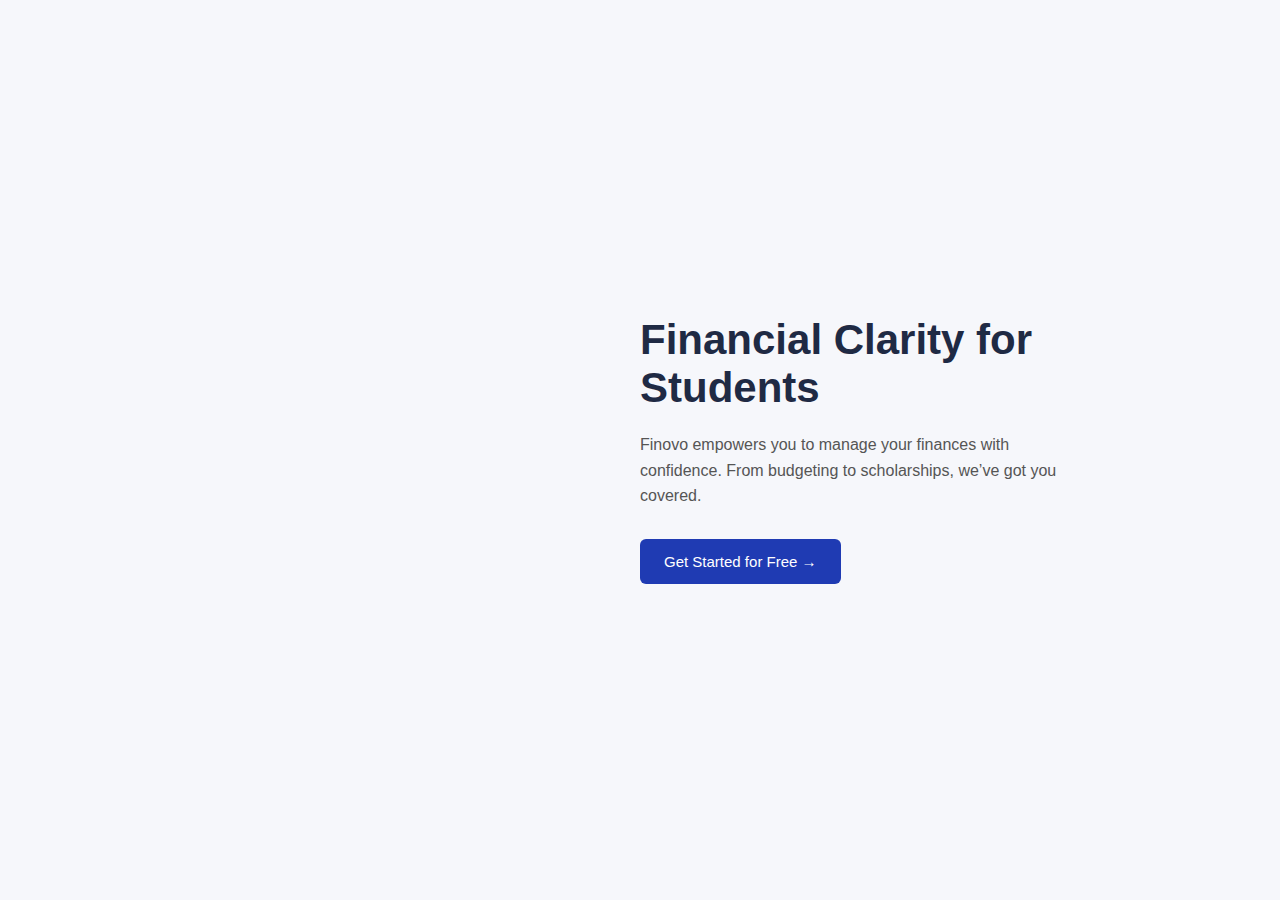
<file: index.html>
<!DOCTYPE html>
<html lang="en">
<head>
    <meta charset="UTF-8">
    <title>Financial Clarity for Students</title>
    <meta name="viewport" content="width=device-width, initial-scale=1.0">

    <style>
        * {
            margin: 0;
            padding: 0;
            box-sizing: border-box;
            font-family: "Segoe UI", Arial, sans-serif;
        }

        body {
            background-color: #f6f7fb;
        }

        .hero {
            display: flex;
            min-height: 100vh;
        }

        /* LEFT IMAGE */
        .hero-image {
            flex: 1;
            background-image: url("https://images.unsplash.com/photo-1460925895917-afdab827c52f?q=80&w=1115&auto=format&fit=crop&ixlib=rb-4.1.0&ixid=M3wxMjA3fDB8MHxwaG90by1wYWdlfHx8fGVufDB8fHx8fA%3D%3D");
            background-size: cover;
            background-position: center;
        }

        /* RIGHT TEXT */
        .hero-text {
            flex: 1;
            padding: 80px 70px;
            display: flex;
            flex-direction: column;
            justify-content: center;
            background-color: #f6f7fb;
        }

        .hero-text h1 {
            font-size: 42px;
            color: #1f2a44;
            margin-bottom: 20px;
        }

        .hero-text p {
            font-size: 16px;
            color: #555;
            line-height: 1.6;
            max-width: 450px;
            margin-bottom: 30px;
        }

        .btn {
            display: inline-flex;
            align-items: center;
            gap: 10px;
            background-color: #1f3bb3;
            color: #fff;
            text-decoration: none;
            padding: 14px 24px;
            border-radius: 6px;
            font-size: 15px;
            font-weight: 500;
            width: fit-content;
        }

        .btn:hover {
            background-color: #152c87;
        }

        /* RESPONSIVE */
        @media (max-width: 900px) {
            .hero {
                flex-direction: column;
            }

            .hero-image {
                height: 300px;
            }

            .hero-text {
                padding: 50px 30px;
            }
        }
    </style>
</head>

<body>

    <section class="hero">
        <!-- IMAGE FIRST (LEFT) -->
        <div class="hero-image"></div>

        <!-- TEXT SECOND (RIGHT) -->
        <div class="hero-text">
            <h1>Financial Clarity for Students</h1>
            <p>
                Finovo empowers you to manage your finances with confidence.
                From budgeting to scholarships, we’ve got you covered.
            </p>
            <a href="sign.html" class="btn">Get Started for Free →</a>
        </div>
    </section>

</body>
</html>
</file>
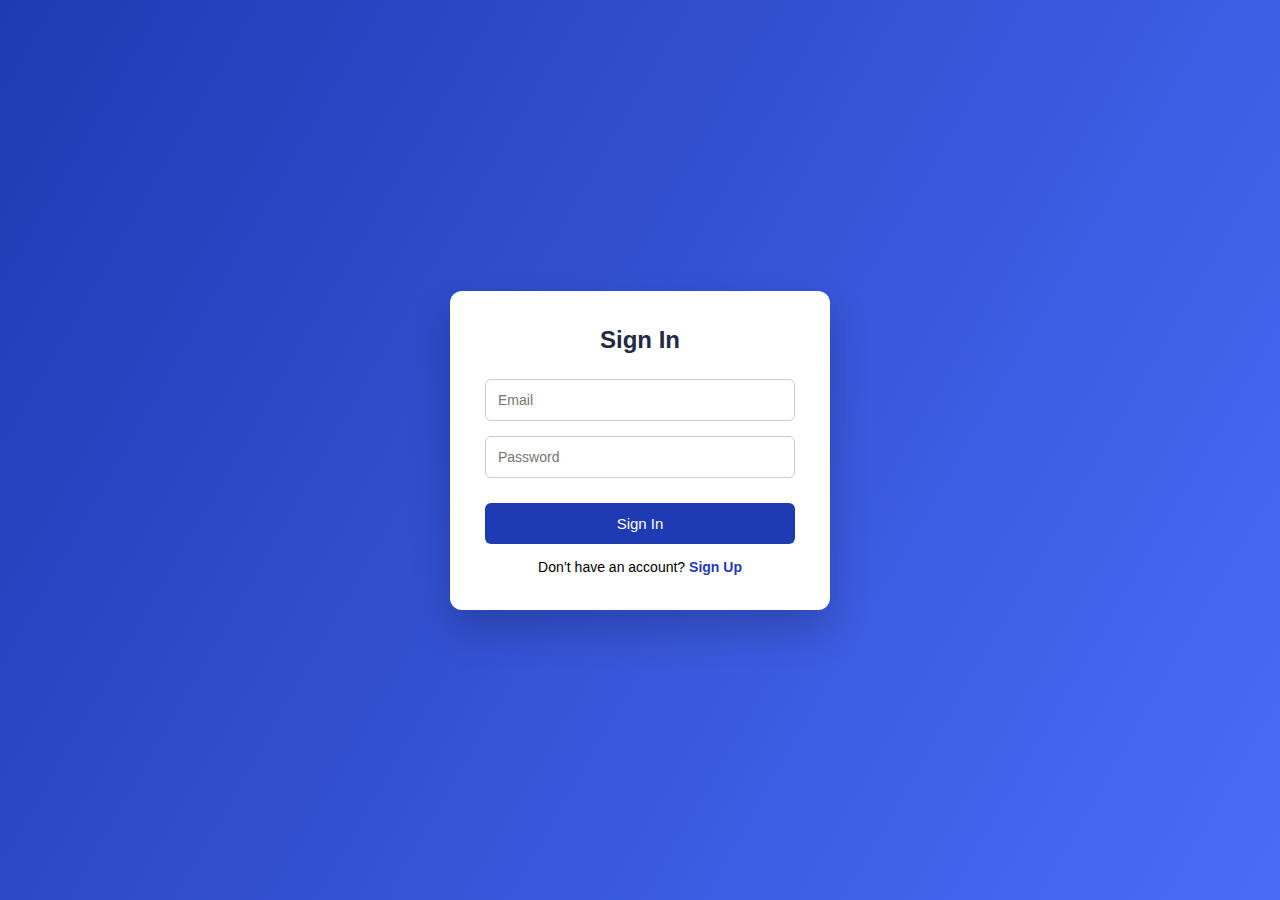
<file: sign.html>
<!DOCTYPE html>
<html lang="en">
<head>
    <meta charset="UTF-8">
    <title>Sign In / Sign Up</title>
    <meta name="viewport" content="width=device-width, initial-scale=1.0">

    <style>
        * {
            margin: 0;
            padding: 0;
            box-sizing: border-box;
            font-family: "Segoe UI", Arial, sans-serif;
        }

        body {
            min-height: 100vh;
            background: linear-gradient(120deg, #1f3bb3, #4a6cf7);
            display: flex;
            justify-content: center;
            align-items: center;
        }

        .container {
            background: #fff;
            width: 380px;
            padding: 35px;
            border-radius: 12px;
            box-shadow: 0 20px 40px rgba(0,0,0,0.2);
        }

        h2 {
            text-align: center;
            margin-bottom: 25px;
            color: #1f2a44;
        }

        .input-group {
            margin-bottom: 15px;
        }

        .input-group input {
            width: 100%;
            padding: 12px;
            border-radius: 6px;
            border: 1px solid #ccc;
            font-size: 14px;
        }

        .btn {
            width: 100%;
            padding: 12px;
            border: none;
            background-color: #1f3bb3;
            color: white;
            font-size: 15px;
            border-radius: 6px;
            cursor: pointer;
            margin-top: 10px;
        }

        .btn:hover {
            background-color: #152c87;
        }

        .toggle-text {
            text-align: center;
            margin-top: 15px;
            font-size: 14px;
        }

        .toggle-text span {
            color: #1f3bb3;
            cursor: pointer;
            font-weight: 600;
        }

        .form {
            display: none;
        }

        .form.active {
            display: block;
        }
    </style>
</head>
<body>

<div class="container">

    <!-- SIGN IN -->
    <div class="form active" id="signin">
        <h2>Sign In</h2>

        <div class="input-group">
            <input type="email" placeholder="Email" required>
        </div>

        <div class="input-group">
            <input type="password" placeholder="Password" required>
        </div>

        <button class="btn">Sign In</button>

        <div class="toggle-text">
            Don’t have an account? <span onclick="showSignup()">Sign Up</span>
        </div>
    </div>

    <!-- SIGN UP -->
    <div class="form" id="signup">
        <h2>Create Account</h2>

        <div class="input-group">
            <input type="text" placeholder="Full Name" required>
        </div>

        <div class="input-group">
            <input type="email" placeholder="Email" required>
        </div>

        <div class="input-group">
            <input type="password" placeholder="Password" required>
        </div>

        <a href="dash.html" class="btn">Sign Up</a>

        <div class="toggle-text">
            Already have an account? <span onclick="showSignin()">Sign In</span>
        </div>
    </div>

</div>

<script>
    function showSignup() {
        document.getElementById("signin").classList.remove("active");
        document.getElementById("signup").classList.add("active");
    }

    function showSignin() {
        document.getElementById("signup").classList.remove("active");
        document.getElementById("signin").classList.add("active");
    }
</script>

</body>
</html>
</file>
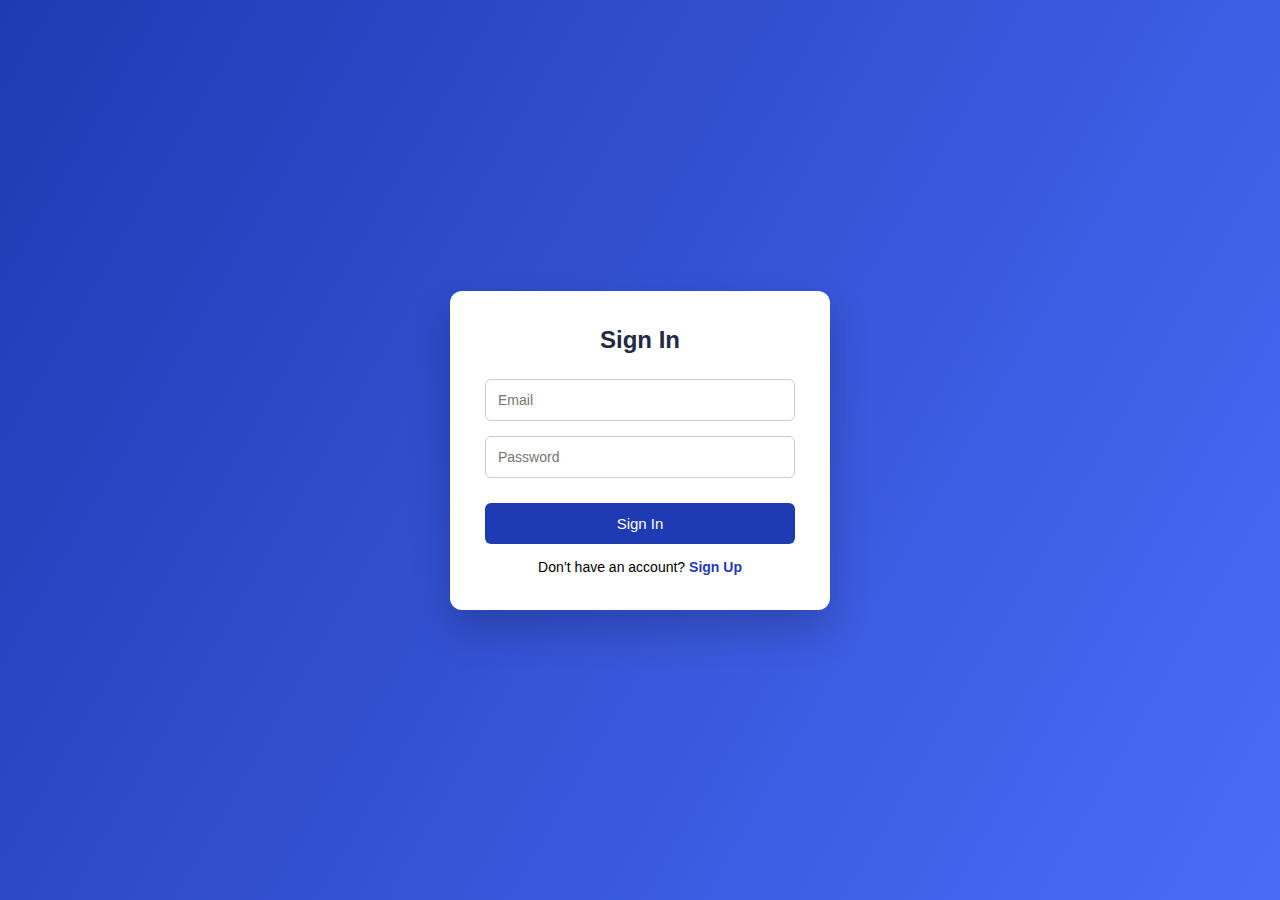
<file: signin.html>
<!DOCTYPE html>
<html lang="en">
<head>
    <meta charset="UTF-8">
    <title>Sign In / Sign Up</title>
    <meta name="viewport" content="width=device-width, initial-scale=1.0">

    <style>
        * {
            margin: 0;
            padding: 0;
            box-sizing: border-box;
            font-family: "Segoe UI", Arial, sans-serif;
        }

        body {
            min-height: 100vh;
            background: linear-gradient(120deg, #1f3bb3, #4a6cf7);
            display: flex;
            justify-content: center;
            align-items: center;
        }

        .container {
            background: #fff;
            width: 380px;
            padding: 35px;
            border-radius: 12px;
            box-shadow: 0 20px 40px rgba(0,0,0,0.2);
        }

        h2 {
            text-align: center;
            margin-bottom: 25px;
            color: #1f2a44;
        }

        .input-group {
            margin-bottom: 15px;
        }

        .input-group input {
            width: 100%;
            padding: 12px;
            border-radius: 6px;
            border: 1px solid #ccc;
            font-size: 14px;
        }

        .btn {
            width: 100%;
            padding: 12px;
            border: none;
            background-color: #1f3bb3;
            color: white;
            font-size: 15px;
            border-radius: 6px;
            cursor: pointer;
            margin-top: 10px;
        }

        .btn:hover {
            background-color: #152c87;
        }

        .toggle-text {
            text-align: center;
            margin-top: 15px;
            font-size: 14px;
        }

        .toggle-text span {
            color: #1f3bb3;
            cursor: pointer;
            font-weight: 600;
        }

        .form {
            display: none;
        }

        .form.active {
            display: block;
        }
    </style>
</head>
<body>

<div class="container">

    <!-- SIGN IN -->
    <div class="form active" id="signin">
        <h2>Sign In</h2>

        <div class="input-group">
            <input type="email" placeholder="Email" required>
        </div>

        <div class="input-group">
            <input type="password" placeholder="Password" required>
        </div>

        <button class="btn">Sign In</button>

        <div class="toggle-text">
            Don’t have an account? <span onclick="showSignup()">Sign Up</span>
        </div>
    </div>

    <!-- SIGN UP -->
    <div class="form" id="signup">
        <h2>Create Account</h2>

        <div class="input-group">
            <input type="text" placeholder="Full Name" required>
        </div>

        <div class="input-group">
            <input type="email" placeholder="Email" required>
        </div>

        <div class="input-group">
            <input type="password" placeholder="Password" required>
        </div>

        <button class="btn">Sign Up</button>

        <div class="toggle-text">
            Already have an account? <span onclick="showSignin()">Sign In</span>
        </div>
    </div>

</div>

<script>
    function showSignup() {
        document.getElementById("signin").classList.remove("active");
        document.getElementById("signup").classList.add("active");
    }

    function showSignin() {
        document.getElementById("signup").classList.remove("active");
        document.getElementById("signin").classList.add("active");
    }
</script>

</body>
</html>
</file>
